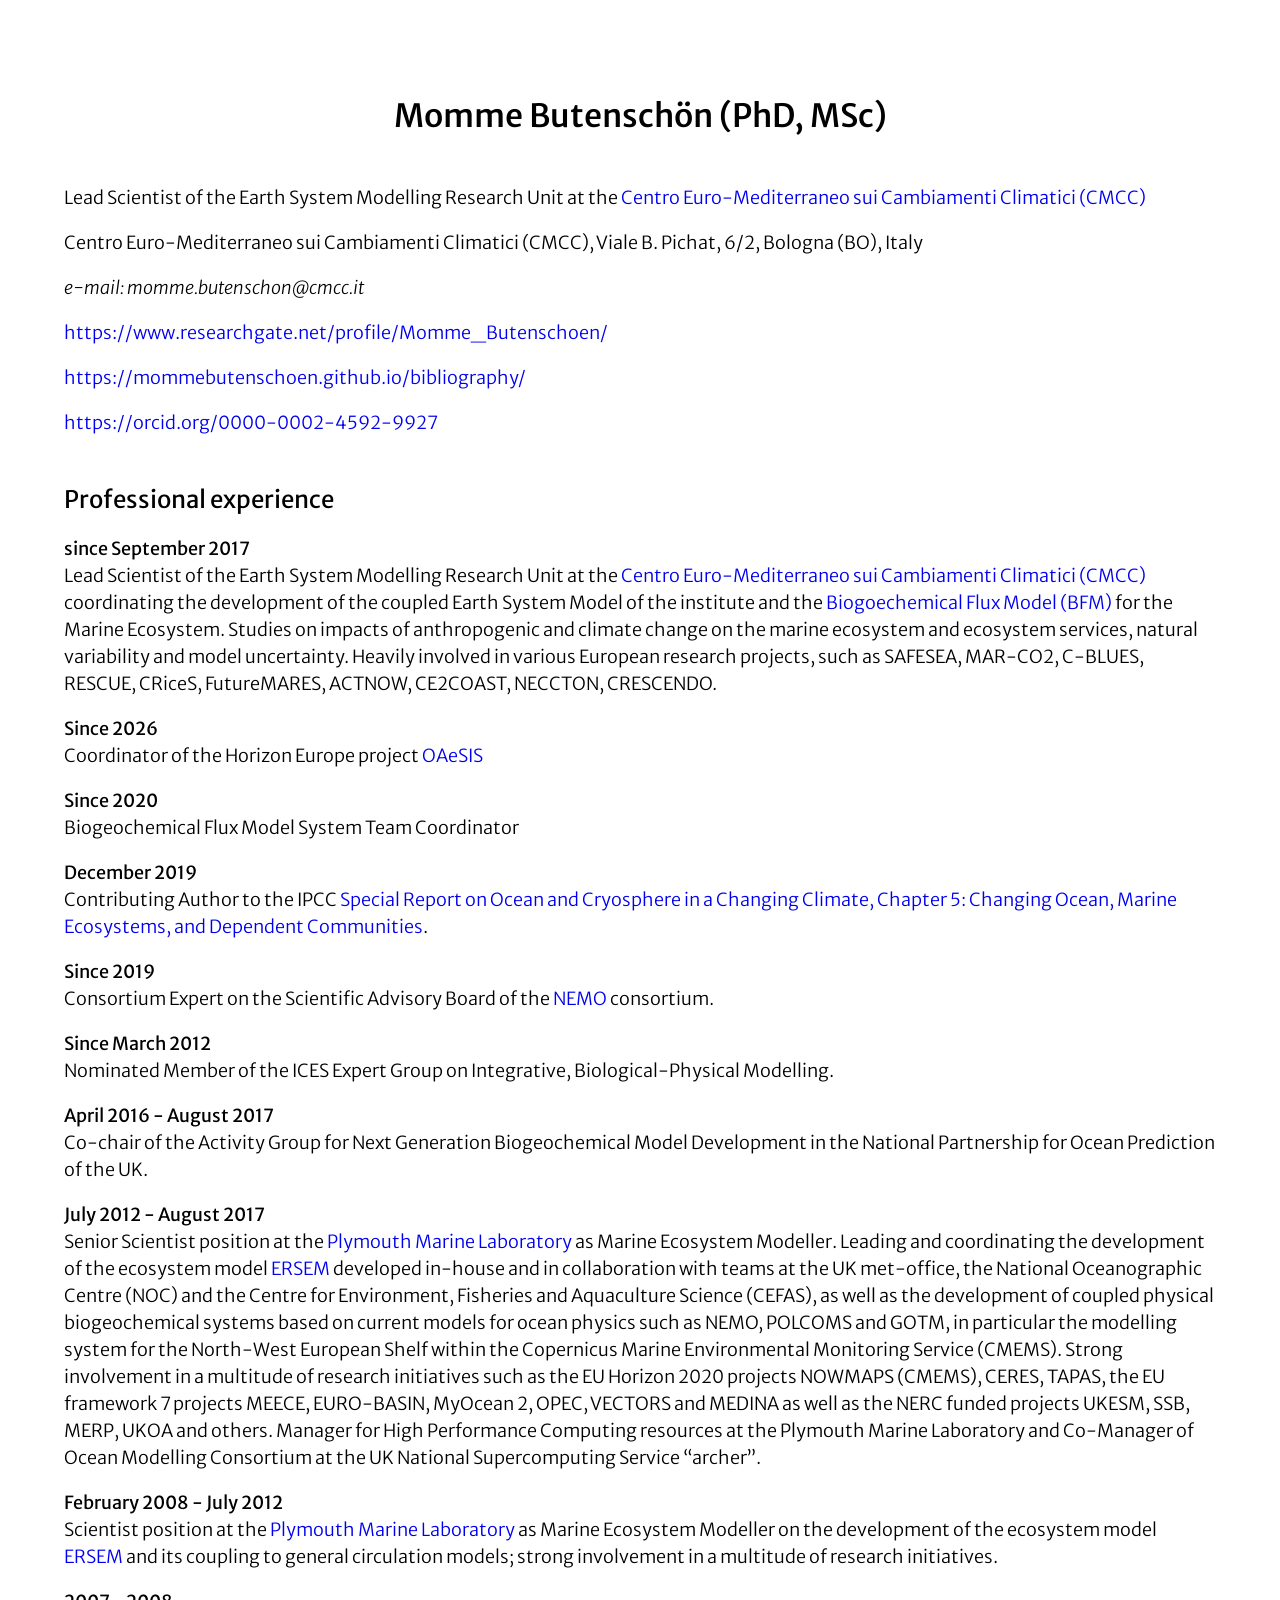
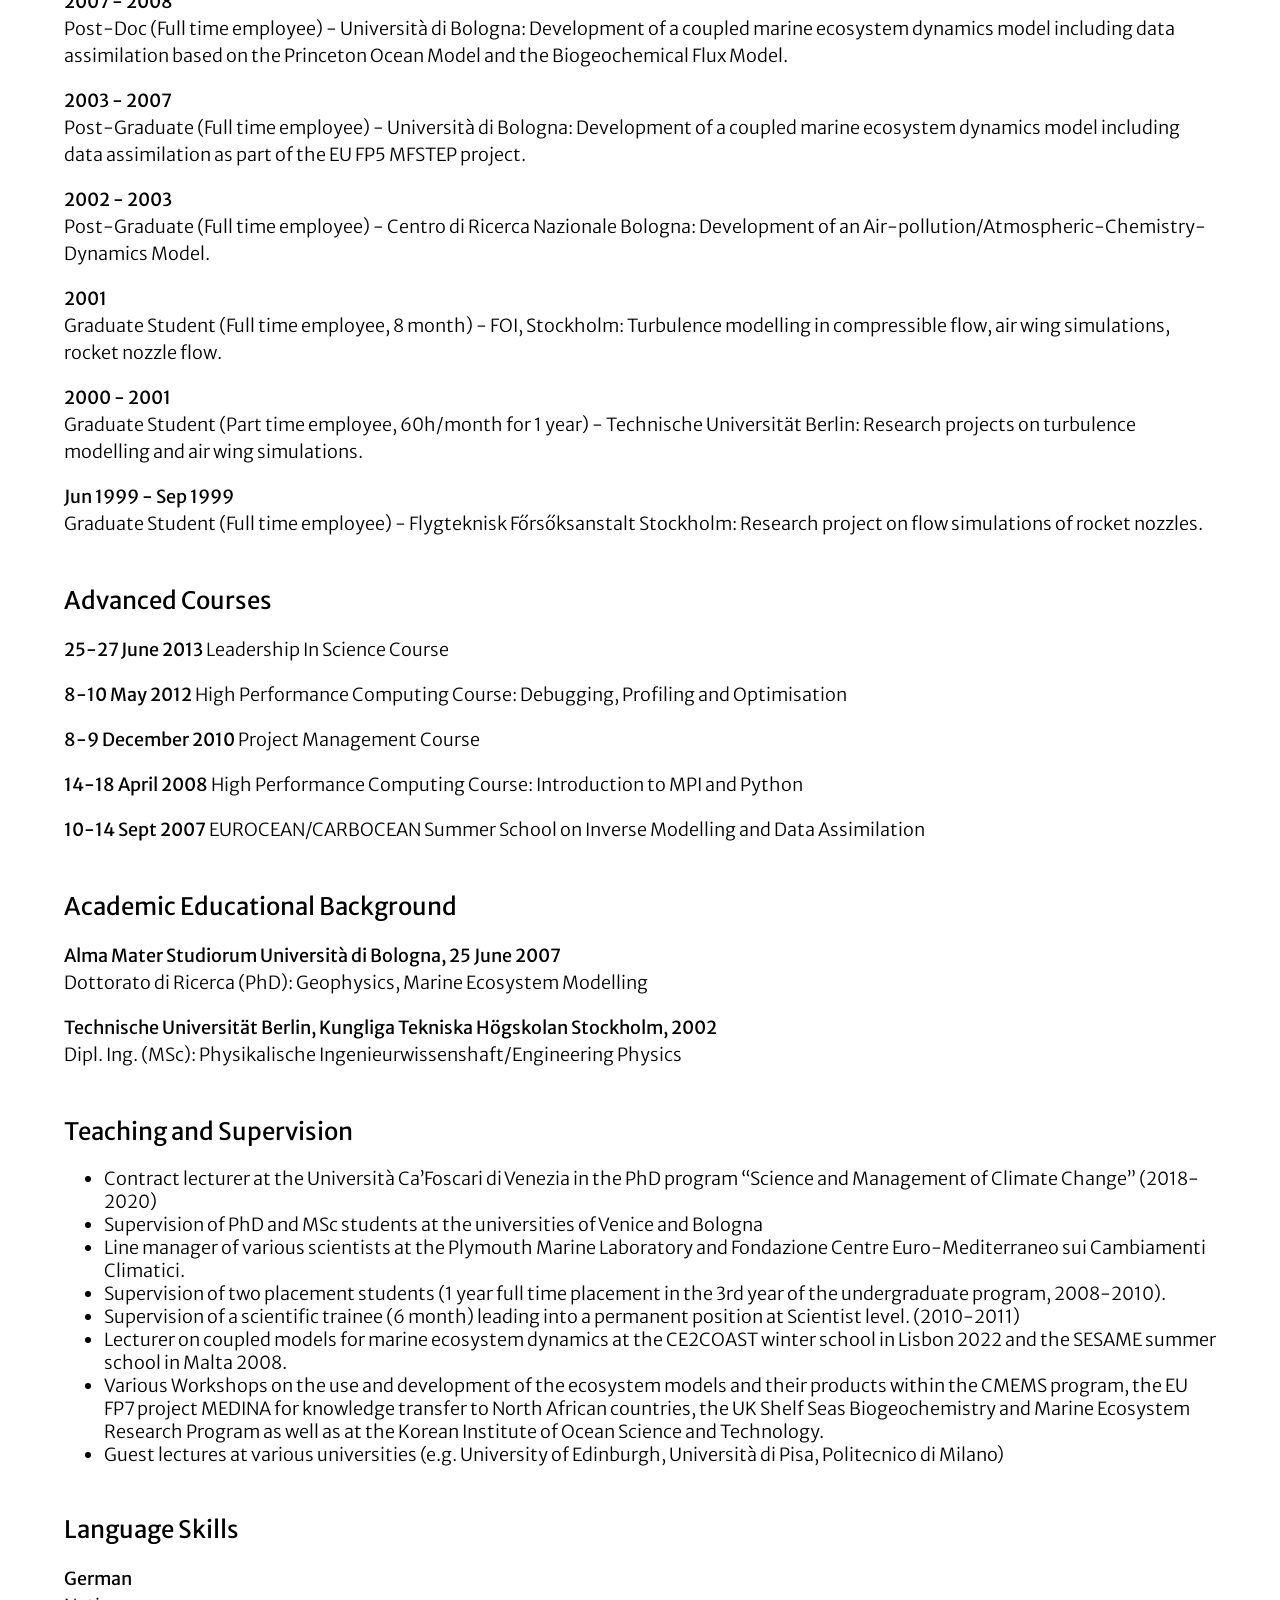
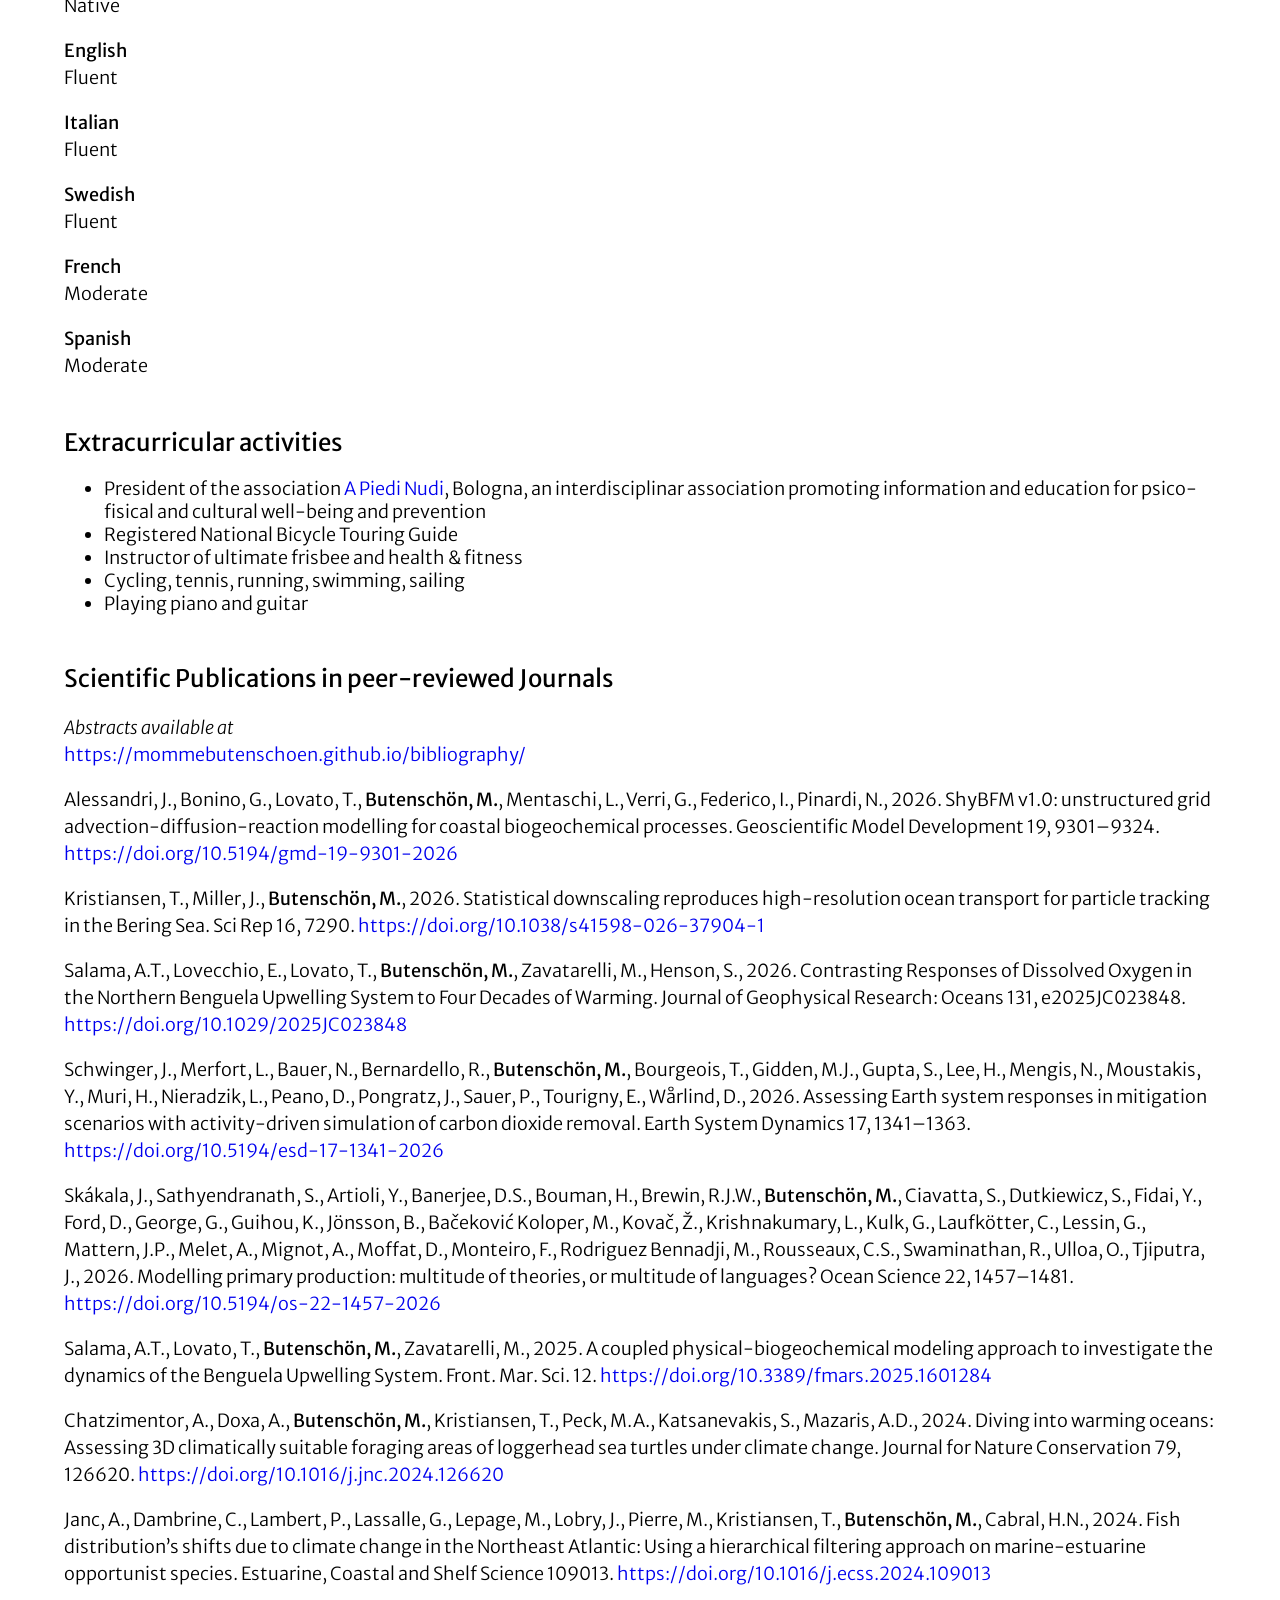
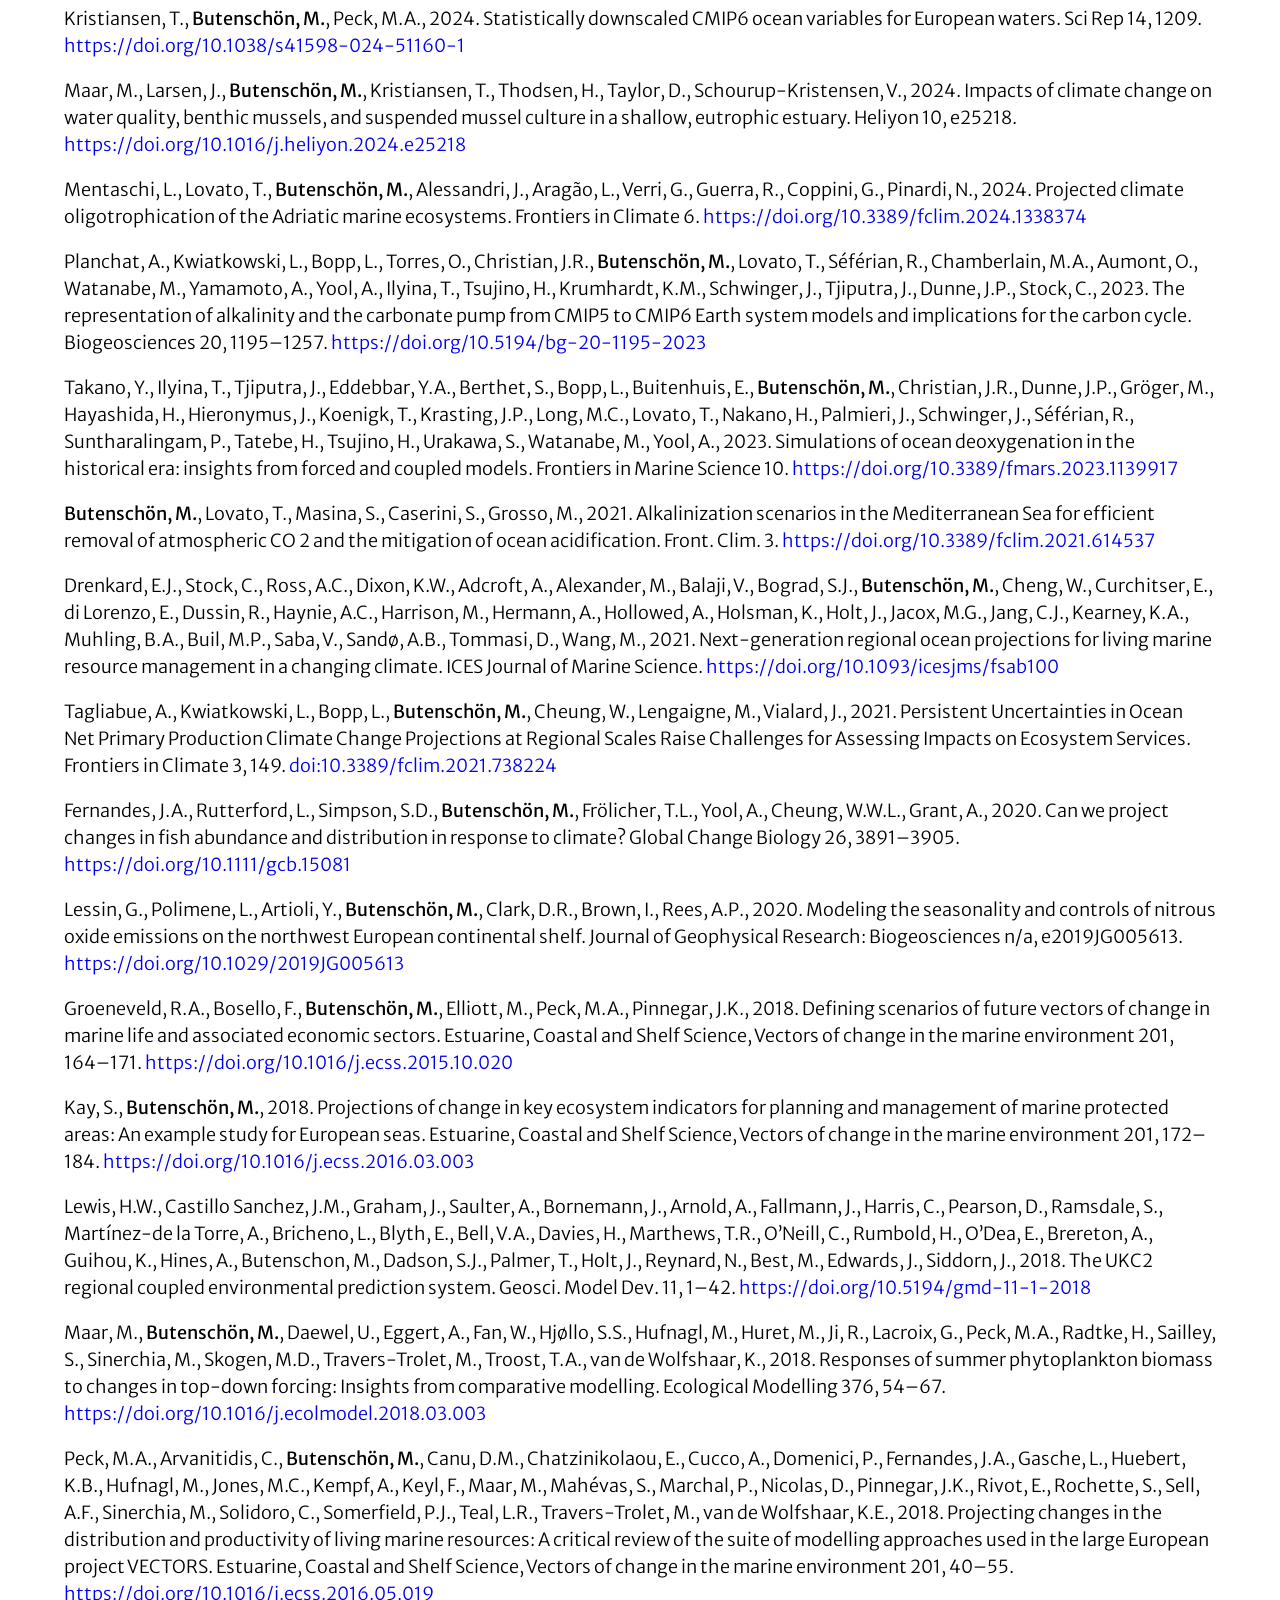
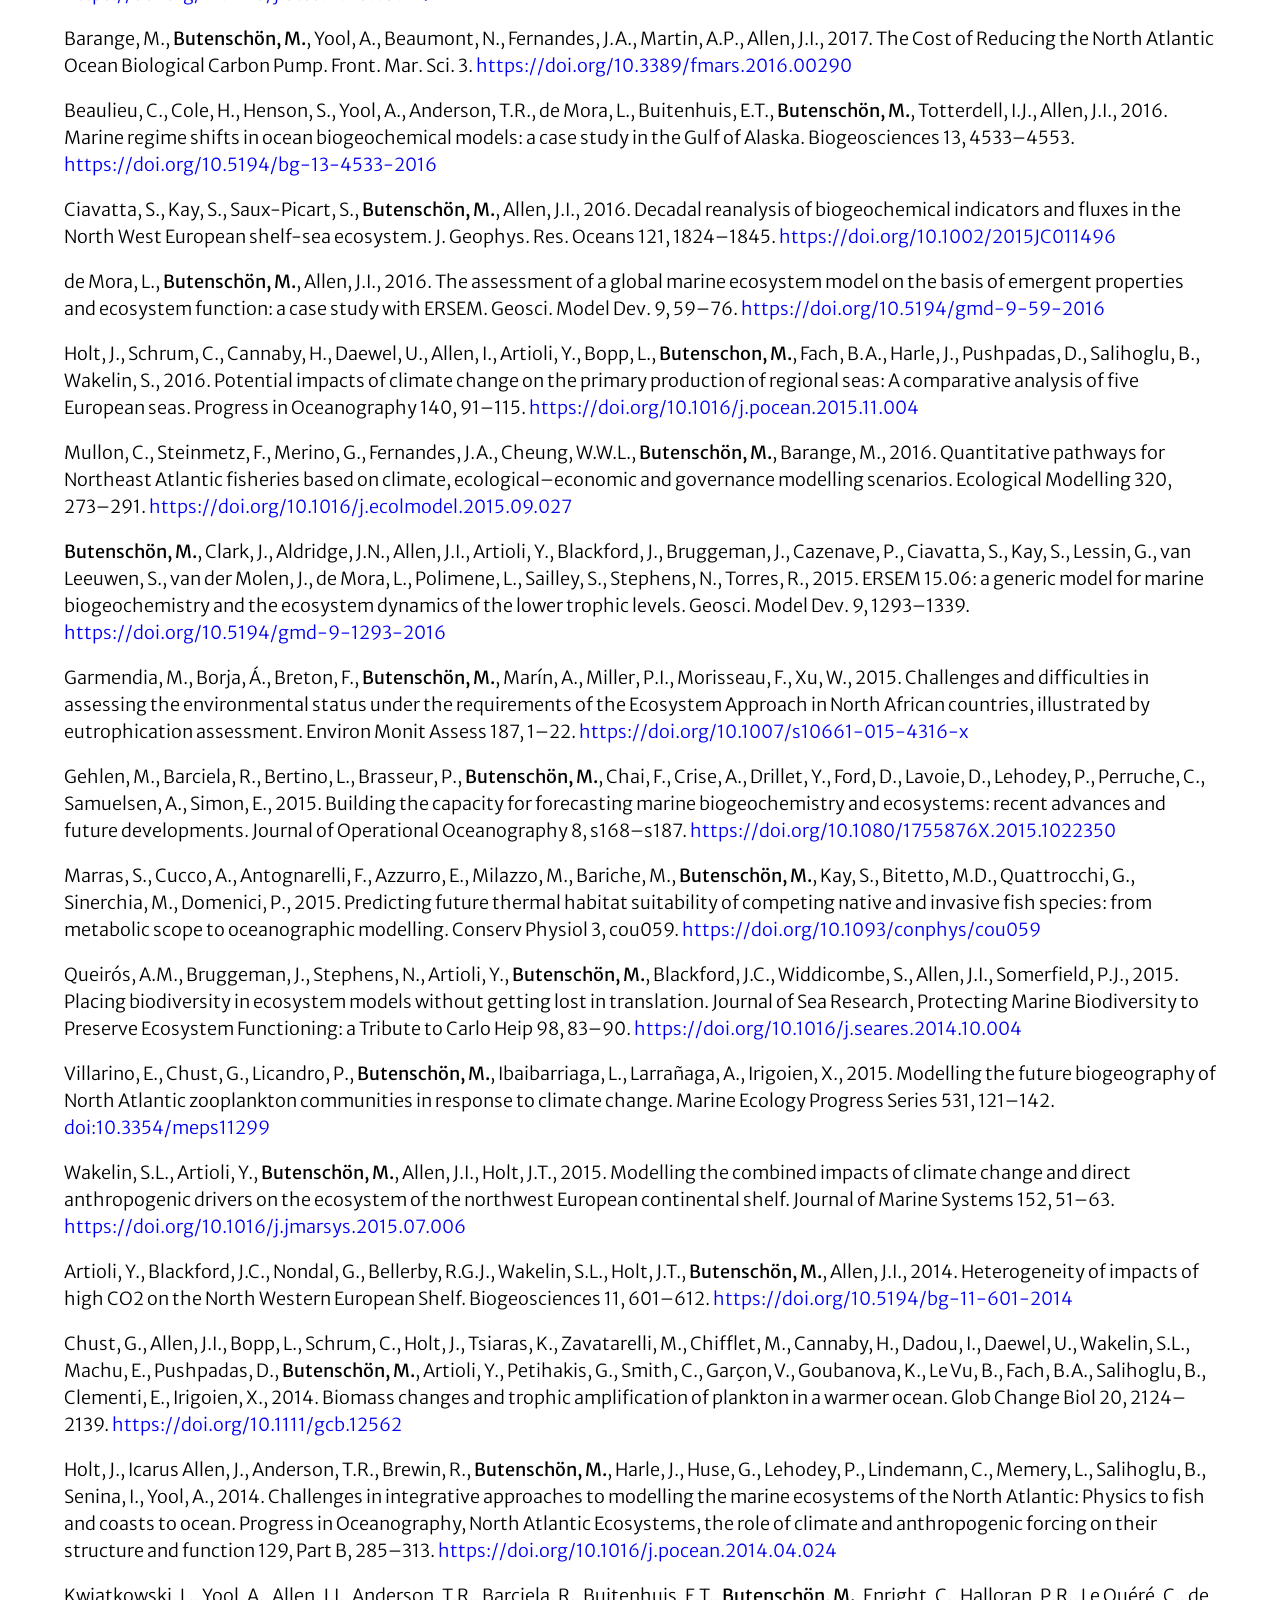
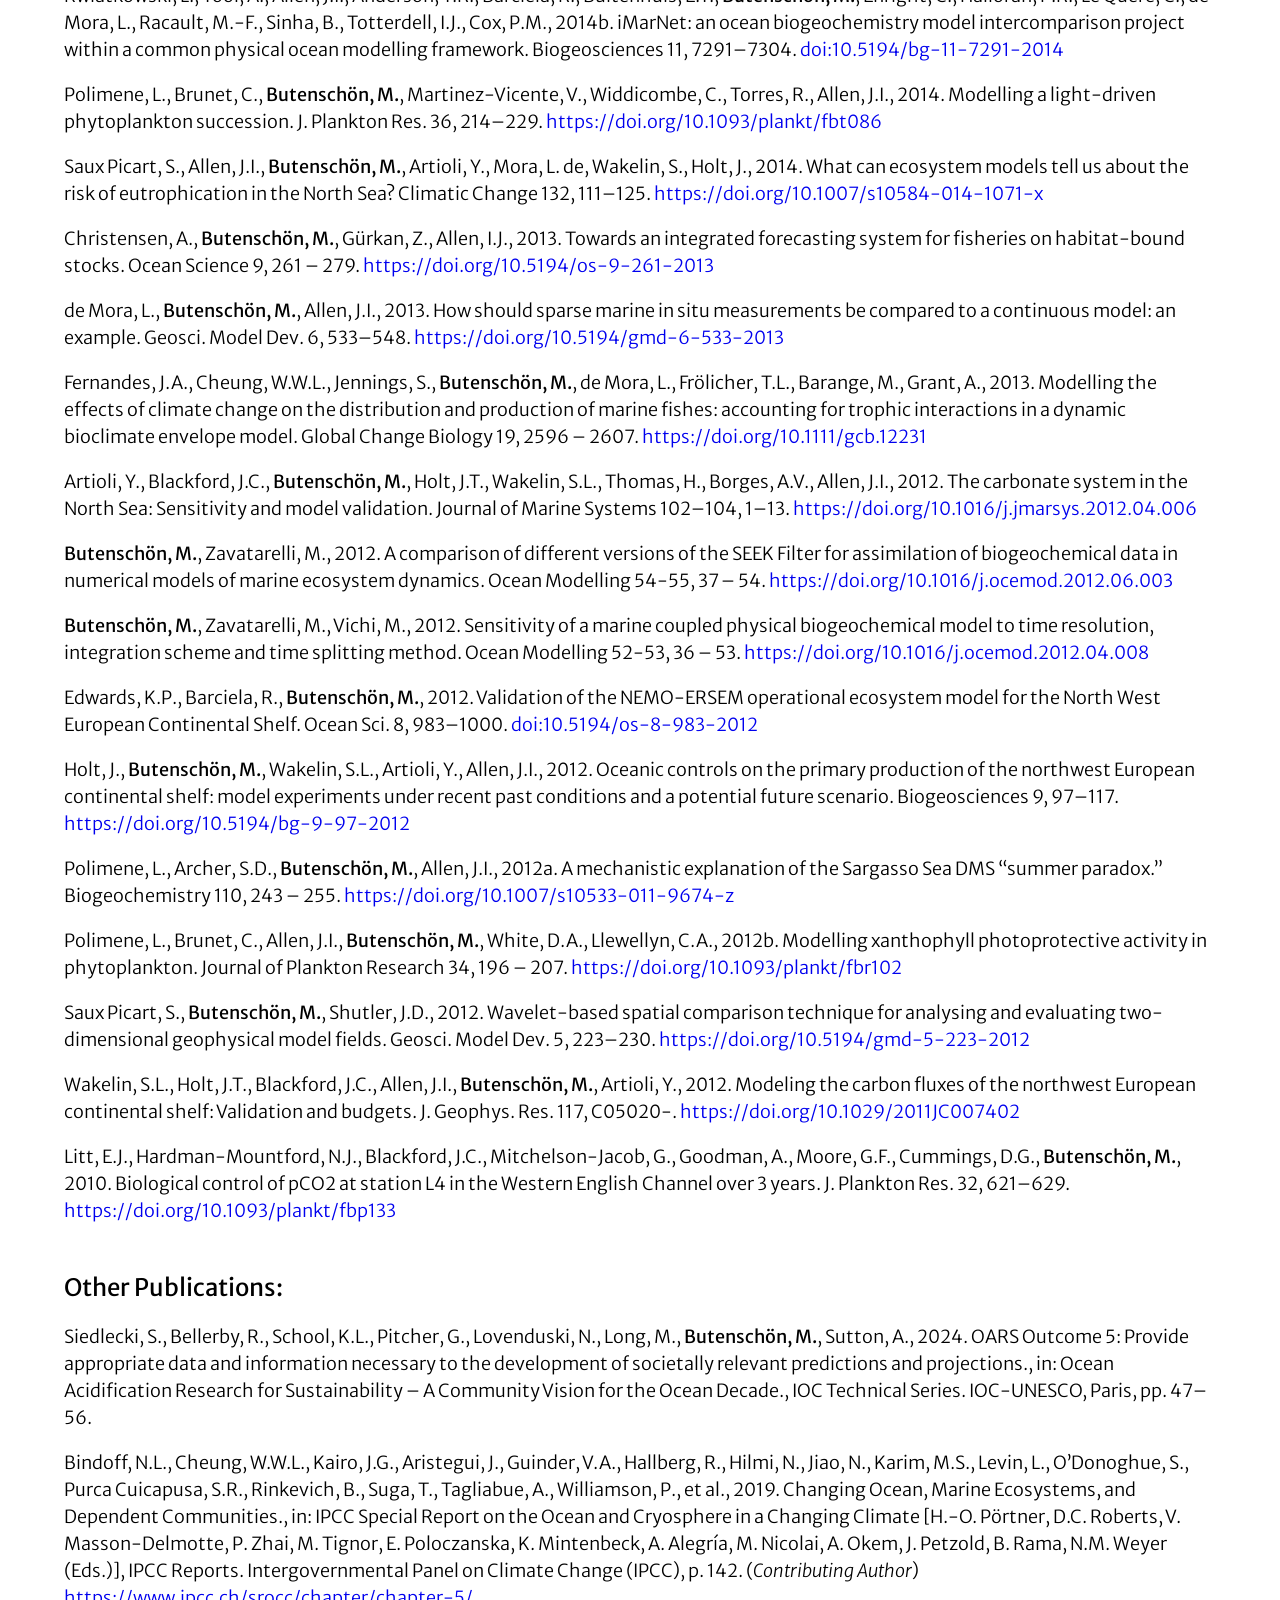
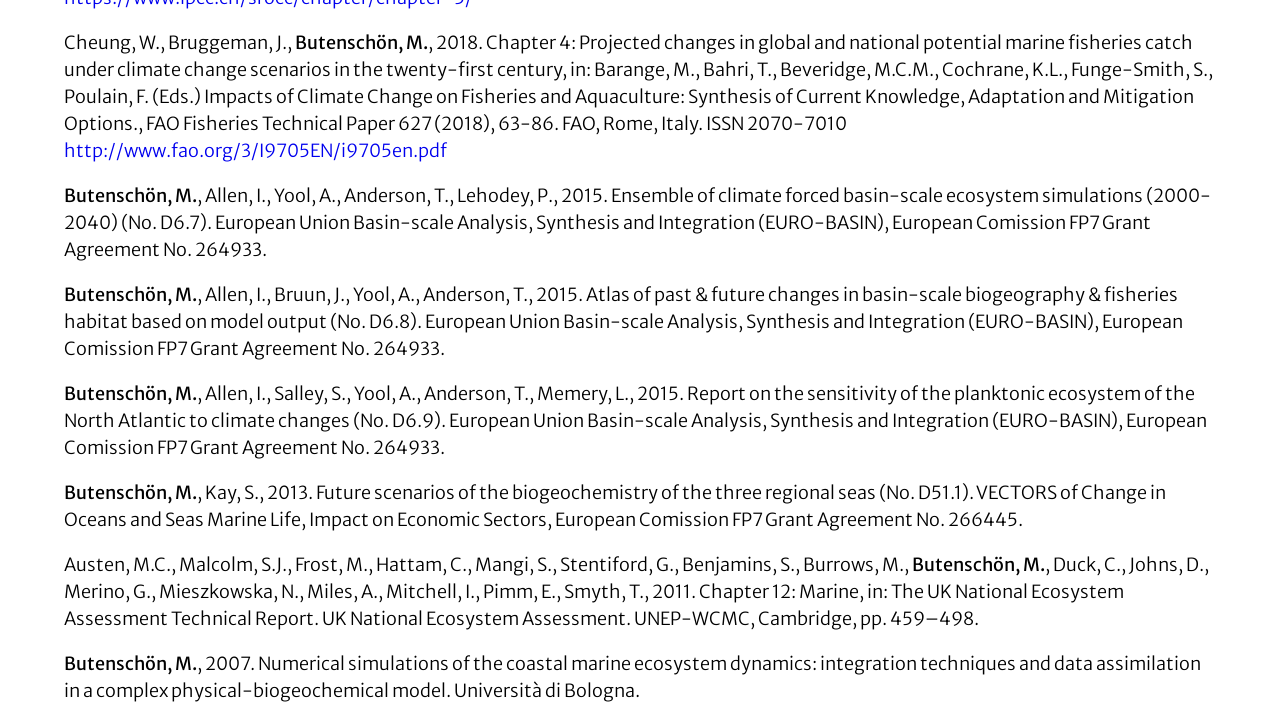
<file: index.html>
<!DOCTYPE html>
<html xmlns="http://www.w3.org/1999/xhtml">
<head>
  <meta charset="utf-8" />
  <meta name="generator" content="pandoc 3.13" />
  <meta name="viewport" content="width=device-width, initial-scale=1.0, user-scalable=yes" />
  <title>CV</title>
  <style>
    /* Default styles provided by pandoc.
    ** See https://pandoc.org/MANUAL.html#variables-for-html for config info.
    */
    span.smallcaps{font-variant: small-caps;}
    div.columns{display: flex; gap: 1.5em;}
    div.column{flex: auto;}
    @media screen {
    div.columns{gap: min(4vw, 1.5em);}
    div.column{overflow-x: auto;}
    }
    div.hanging-indent{margin-left: 1.5em; text-indent: -1.5em;}
    /* The extra [class] is a hack that increases specificity enough to
       override a similar rule in reveal.js */
    ul.task-list[class]{list-style: none;}
    ul.task-list li input[type="checkbox"] {
      font-size: inherit;
      width: 0.8em;
      margin: 0 0.8em 0.2em -1.6em;
      vertical-align: middle;
    }
  </style>
  <link rel="stylesheet" href="CV.css" />
  <link href="https://fonts.googleapis.com/css?family=Merriweather:300|Merriweather+Sans:300,400|Open+Sans&amp;subset=latin-ext" rel="stylesheet">
</head>
<body>
<h1 id="momme-butenschön-phd-msc">Momme Butenschön (PhD, MSc)</h1>
<p>Lead Scientist of the Earth System Modelling Research Unit at the <a
href="http://www.cmcc.it">Centro Euro-Mediterraneo sui Cambiamenti
Climatici (CMCC)</a></p>
<p>Centro Euro-Mediterraneo sui Cambiamenti Climatici (CMCC), Viale B.
Pichat, 6/2, Bologna (BO), Italy</p>
<p><em>e-mail: momme.butenschon@cmcc.it</em></p>
<p><a href="https://www.researchgate.net/profile/Momme_Butenschoen/"
class="uri">https://www.researchgate.net/profile/Momme_Butenschoen/</a></p>
<p><a href="https://mommebutenschoen.github.io/bibliography/"
class="uri">https://mommebutenschoen.github.io/bibliography/</a></p>
<p><a href="https://orcid.org/0000-0002-4592-9927"
class="uri">https://orcid.org/0000-0002-4592-9927</a></p>
<h2 id="professional-experience">Professional experience</h2>
<p><strong>since September 2017</strong><br />
Lead Scientist of the Earth System Modelling Research Unit at the <a
href="http://www.cmcc.it">Centro Euro-Mediterraneo sui Cambiamenti
Climatici (CMCC)</a> coordinating the development of the coupled Earth
System Model of the institute and the <a
href="http://bfm-community.eu/">Biogoechemical Flux Model (BFM)</a> for
the Marine Ecosystem. Studies on impacts of anthropogenic and climate
change on the marine ecosystem and ecosystem services, natural
variability and model uncertainty. Heavily involved in various European
research projects, such as SAFESEA, MAR-CO2, C-BLUES, RESCUE, CRiceS,
FutureMARES, ACTNOW, CE2COAST, NECCTON, CRESCENDO.</p>
<p><strong>Since 2026</strong><br />
Coordinator of the Horizon Europe project <a
href="https://oaesis.eu/">OAeSIS</a></p>
<p><strong>Since 2020</strong><br />
Biogeochemical Flux Model System Team Coordinator</p>
<p><strong>December 2019</strong><br />
Contributing Author to the IPCC <a
href="https://www.ipcc.ch/srocc/chapter/chapter-5/">Special Report on
Ocean and Cryosphere in a Changing Climate, Chapter 5: Changing Ocean,
Marine Ecosystems, and Dependent Communities</a>.</p>
<p><strong>Since 2019</strong><br />
Consortium Expert on the Scientific Advisory Board of the <a
href="https://www.nemo-ocean.eu/">NEMO</a> consortium.</p>
<p><strong>Since March 2012</strong><br />
Nominated Member of the ICES Expert Group on Integrative,
Biological-Physical Modelling.</p>
<p><strong>April 2016 - August 2017</strong><br />
Co-chair of the Activity Group for Next Generation Biogeochemical Model
Development in the National Partnership for Ocean Prediction of the
UK.</p>
<p><strong>July 2012 - August 2017</strong><br />
Senior Scientist position at the <a href="http://www.pml.ac.uk">Plymouth
Marine Laboratory</a> as Marine Ecosystem Modeller. Leading and
coordinating the development of the ecosystem model <a
href="http://www.pml.ac.uk/Modelling/Models/ERSEM">ERSEM</a> developed
in-house and in collaboration with teams at the UK met-office, the
National Oceanographic Centre (NOC) and the Centre for Environment,
Fisheries and Aquaculture Science (CEFAS), as well as the development of
coupled physical biogeochemical systems based on current models for
ocean physics such as NEMO, POLCOMS and GOTM, in particular the
modelling system for the North-West European Shelf within the Copernicus
Marine Environmental Monitoring Service (CMEMS). Strong involvement in a
multitude of research initiatives such as the EU Horizon 2020 projects
NOWMAPS (CMEMS), CERES, TAPAS, the EU framework 7 projects MEECE,
EURO-BASIN, MyOcean 2, OPEC, VECTORS and MEDINA as well as the NERC
funded projects UKESM, SSB, MERP, UKOA and others. Manager for High
Performance Computing resources at the Plymouth Marine Laboratory and
Co-Manager of Ocean Modelling Consortium at the UK National
Supercomputing Service “archer”.</p>
<p><strong>February 2008 - July 2012</strong><br />
Scientist position at the <a href="http://www.pml.ac.uk">Plymouth Marine
Laboratory</a> as Marine Ecosystem Modeller on the development of the
ecosystem model <a
href="http://www.pml.ac.uk/Modelling/Models/ERSEM">ERSEM</a> and its
coupling to general circulation models; strong involvement in a
multitude of research initiatives.</p>
<p><strong>2007 - 2008</strong><br />
Post-Doc (Full time employee) - Università di Bologna: Development of a
coupled marine ecosystem dynamics model including data assimilation
based on the Princeton Ocean Model and the Biogeochemical Flux
Model.</p>
<p><strong>2003 - 2007</strong><br />
Post-Graduate (Full time employee) - Università di Bologna: Development
of a coupled marine ecosystem dynamics model including data assimilation
as part of the EU FP5 MFSTEP project.</p>
<p><strong>2002 - 2003</strong><br />
Post-Graduate (Full time employee) - Centro di Ricerca Nazionale
Bologna: Development of an Air-pollution/Atmospheric-Chemistry-Dynamics
Model.</p>
<p><strong>2001</strong><br />
Graduate Student (Full time employee, 8 month) - FOI, Stockholm:
Turbulence modelling in compressible flow, air wing simulations, rocket
nozzle flow.</p>
<p><strong>2000 - 2001</strong><br />
Graduate Student (Part time employee, 60h/month for 1 year) - Technische
Universität Berlin: Research projects on turbulence modelling and air
wing simulations.</p>
<p><strong>Jun 1999 - Sep 1999</strong><br />
Graduate Student (Full time employee) - Flygteknisk Főrsőksanstalt
Stockholm: Research project on flow simulations of rocket nozzles.</p>
<h2 id="advanced-courses">Advanced Courses</h2>
<p><strong>25-27 June 2013</strong> Leadership In Science Course</p>
<p><strong>8-10 May 2012</strong> High Performance Computing Course:
Debugging, Profiling and Optimisation</p>
<p><strong>8-9 December 2010</strong> Project Management Course</p>
<p><strong>14-18 April 2008</strong> High Performance Computing Course:
Introduction to MPI and Python</p>
<p><strong>10-14 Sept 2007</strong> EUROCEAN/CARBOCEAN Summer School on
Inverse Modelling and Data Assimilation</p>
<h2 id="academic-educational-background">Academic Educational
Background</h2>
<p><strong>Alma Mater Studiorum Università di Bologna, 25 June
2007</strong><br />
Dottorato di Ricerca (PhD): Geophysics, Marine Ecosystem Modelling</p>
<p><strong>Technische Universität Berlin, Kungliga Tekniska Högskolan
Stockholm, 2002</strong><br />
Dipl. Ing. (MSc): Physikalische Ingenieurwissenshaft/Engineering
Physics</p>
<h2 id="teaching-and-supervision">Teaching and Supervision</h2>
<ul>
<li>Contract lecturer at the Università Ca’Foscari di Venezia in the PhD
program “Science and Management of Climate Change” (2018-2020)</li>
<li>Supervision of PhD and MSc students at the universities of Venice
and Bologna</li>
<li>Line manager of various scientists at the Plymouth Marine Laboratory
and Fondazione Centre Euro-Mediterraneo sui Cambiamenti Climatici.</li>
<li>Supervision of two placement students (1 year full time placement in
the 3rd year of the undergraduate program, 2008-2010).</li>
<li>Supervision of a scientific trainee (6 month) leading into a
permanent position at Scientist level. (2010-2011)</li>
<li>Lecturer on coupled models for marine ecosystem dynamics at the
CE2COAST winter school in Lisbon 2022 and the SESAME summer school in
Malta 2008.</li>
<li>Various Workshops on the use and development of the ecosystem models
and their products within the CMEMS program, the EU FP7 project MEDINA
for knowledge transfer to North African countries, the UK Shelf Seas
Biogeochemistry and Marine Ecosystem Research Program as well as at the
Korean Institute of Ocean Science and Technology.</li>
<li>Guest lectures at various universities (e.g. University of
Edinburgh, Università di Pisa, Politecnico di Milano)</li>
</ul>
<h2 id="language-skills">Language Skills</h2>
<p><strong>German</strong><br />
Native</p>
<p><strong>English</strong><br />
Fluent</p>
<p><strong>Italian</strong><br />
Fluent</p>
<p><strong>Swedish</strong><br />
Fluent</p>
<p><strong>French</strong><br />
Moderate</p>
<p><strong>Spanish</strong><br />
Moderate</p>
<h2 id="extracurricular-activities">Extracurricular activities</h2>
<ul>
<li>President of the association <a href="https://apiedinudiasd.it/">A
Piedi Nudi</a>, Bologna, an interdisciplinar association promoting
information and education for psico-fisical and cultural well-being and
prevention</li>
<li>Registered National Bicycle Touring Guide</li>
<li>Instructor of ultimate frisbee and health &amp; fitness</li>
<li>Cycling, tennis, running, swimming, sailing</li>
<li>Playing piano and guitar</li>
</ul>
<h2 id="scientific-publications-in-peer-reviewed-journals">Scientific
Publications in peer-reviewed Journals</h2>
<p><em>Abstracts available at</em><br />
<a href="https://mommebutenschoen.github.io/bibliography/"
class="uri">https://mommebutenschoen.github.io/bibliography/</a></p>
<p>Alessandri, J., Bonino, G., Lovato, T., <strong>Butenschön,
M.</strong>, Mentaschi, L., Verri, G., Federico, I., Pinardi, N., 2026.
ShyBFM v1.0: unstructured grid advection-diffusion-reaction modelling
for coastal biogeochemical processes. Geoscientific Model Development
19, 9301–9324. <a href="https://doi.org/10.5194/gmd-19-9301-2026"
class="uri">https://doi.org/10.5194/gmd-19-9301-2026</a></p>
<p>Kristiansen, T., Miller, J., <strong>Butenschön, M.</strong>, 2026.
Statistical downscaling reproduces high-resolution ocean transport for
particle tracking in the Bering Sea. Sci Rep 16, 7290. <a
href="https://doi.org/10.1038/s41598-026-37904-1"
class="uri">https://doi.org/10.1038/s41598-026-37904-1</a></p>
<p>Salama, A.T., Lovecchio, E., Lovato, T., <strong>Butenschön,
M.</strong>, Zavatarelli, M., Henson, S., 2026. Contrasting Responses of
Dissolved Oxygen in the Northern Benguela Upwelling System to Four
Decades of Warming. Journal of Geophysical Research: Oceans 131,
e2025JC023848. <a href="https://doi.org/10.1029/2025JC023848"
class="uri">https://doi.org/10.1029/2025JC023848</a></p>
<p>Schwinger, J., Merfort, L., Bauer, N., Bernardello, R.,
<strong>Butenschön, M.</strong>, Bourgeois, T., Gidden, M.J., Gupta, S.,
Lee, H., Mengis, N., Moustakis, Y., Muri, H., Nieradzik, L., Peano, D.,
Pongratz, J., Sauer, P., Tourigny, E., Wårlind, D., 2026. Assessing
Earth system responses in mitigation scenarios with activity-driven
simulation of carbon dioxide removal. Earth System Dynamics 17,
1341–1363. <a href="https://doi.org/10.5194/esd-17-1341-2026"
class="uri">https://doi.org/10.5194/esd-17-1341-2026</a></p>
<p>Skákala, J., Sathyendranath, S., Artioli, Y., Banerjee, D.S., Bouman,
H., Brewin, R.J.W., <strong>Butenschön, M.</strong>, Ciavatta, S.,
Dutkiewicz, S., Fidai, Y., Ford, D., George, G., Guihou, K., Jönsson,
B., Bačeković Koloper, M., Kovač, Ž., Krishnakumary, L., Kulk, G.,
Laufkötter, C., Lessin, G., Mattern, J.P., Melet, A., Mignot, A.,
Moffat, D., Monteiro, F., Rodriguez Bennadji, M., Rousseaux, C.S.,
Swaminathan, R., Ulloa, O., Tjiputra, J., 2026. Modelling primary
production: multitude of theories, or multitude of languages? Ocean
Science 22, 1457–1481. <a href="https://doi.org/10.5194/os-22-1457-2026"
class="uri">https://doi.org/10.5194/os-22-1457-2026</a></p>
<p>Salama, A.T., Lovato, T., <strong>Butenschön, M.</strong>,
Zavatarelli, M., 2025. A coupled physical-biogeochemical modeling
approach to investigate the dynamics of the Benguela Upwelling System.
Front. Mar. Sci. 12. <a
href="https://doi.org/10.3389/fmars.2025.1601284"
class="uri">https://doi.org/10.3389/fmars.2025.1601284</a></p>
<p>Chatzimentor, A., Doxa, A., <strong>Butenschön, M.</strong>,
Kristiansen, T., Peck, M.A., Katsanevakis, S., Mazaris, A.D., 2024.
Diving into warming oceans: Assessing 3D climatically suitable foraging
areas of loggerhead sea turtles under climate change. Journal for Nature
Conservation 79, 126620. <a
href="https://doi.org/10.1016/j.jnc.2024.126620"
class="uri">https://doi.org/10.1016/j.jnc.2024.126620</a></p>
<p>Janc, A., Dambrine, C., Lambert, P., Lassalle, G., Lepage, M., Lobry,
J., Pierre, M., Kristiansen, T., <strong>Butenschön, M.</strong>,
Cabral, H.N., 2024. Fish distribution’s shifts due to climate change in
the Northeast Atlantic: Using a hierarchical filtering approach on
marine-estuarine opportunist species. Estuarine, Coastal and Shelf
Science 109013. <a href="https://doi.org/10.1016/j.ecss.2024.109013"
class="uri">https://doi.org/10.1016/j.ecss.2024.109013</a></p>
<p>Kristiansen, T., <strong>Butenschön, M.</strong>, Peck, M.A., 2024.
Statistically downscaled CMIP6 ocean variables for European waters. Sci
Rep 14, 1209. <a href="https://doi.org/10.1038/s41598-024-51160-1"
class="uri">https://doi.org/10.1038/s41598-024-51160-1</a></p>
<p>Maar, M., Larsen, J., <strong>Butenschön, M.</strong>, Kristiansen,
T., Thodsen, H., Taylor, D., Schourup-Kristensen, V., 2024. Impacts of
climate change on water quality, benthic mussels, and suspended mussel
culture in a shallow, eutrophic estuary. Heliyon 10, e25218. <a
href="https://doi.org/10.1016/j.heliyon.2024.e25218"
class="uri">https://doi.org/10.1016/j.heliyon.2024.e25218</a></p>
<p>Mentaschi, L., Lovato, T., <strong>Butenschön, M.</strong>,
Alessandri, J., Aragão, L., Verri, G., Guerra, R., Coppini, G., Pinardi,
N., 2024. Projected climate oligotrophication of the Adriatic marine
ecosystems. Frontiers in Climate 6. <a
href="https://doi.org/10.3389/fclim.2024.1338374"
class="uri">https://doi.org/10.3389/fclim.2024.1338374</a></p>
<p>Planchat, A., Kwiatkowski, L., Bopp, L., Torres, O., Christian, J.R.,
<strong>Butenschön, M.</strong>, Lovato, T., Séférian, R., Chamberlain,
M.A., Aumont, O., Watanabe, M., Yamamoto, A., Yool, A., Ilyina, T.,
Tsujino, H., Krumhardt, K.M., Schwinger, J., Tjiputra, J., Dunne, J.P.,
Stock, C., 2023. The representation of alkalinity and the carbonate pump
from CMIP5 to CMIP6 Earth system models and implications for the carbon
cycle. Biogeosciences 20, 1195–1257. <a
href="https://doi.org/10.5194/bg-20-1195-2023"
class="uri">https://doi.org/10.5194/bg-20-1195-2023</a></p>
<p>Takano, Y., Ilyina, T., Tjiputra, J., Eddebbar, Y.A., Berthet, S.,
Bopp, L., Buitenhuis, E., <strong>Butenschön, M.</strong>, Christian,
J.R., Dunne, J.P., Gröger, M., Hayashida, H., Hieronymus, J., Koenigk,
T., Krasting, J.P., Long, M.C., Lovato, T., Nakano, H., Palmieri, J.,
Schwinger, J., Séférian, R., Suntharalingam, P., Tatebe, H., Tsujino,
H., Urakawa, S., Watanabe, M., Yool, A., 2023. Simulations of ocean
deoxygenation in the historical era: insights from forced and coupled
models. Frontiers in Marine Science 10. <a
href="https://doi.org/10.3389/fmars.2023.1139917"
class="uri">https://doi.org/10.3389/fmars.2023.1139917</a></p>
<p><strong>Butenschön, M.</strong>, Lovato, T., Masina, S., Caserini,
S., Grosso, M., 2021. Alkalinization scenarios in the Mediterranean Sea
for efficient removal of atmospheric CO 2 and the mitigation of ocean
acidification. Front. Clim. 3. <a
href="https://doi.org/10.3389/fclim.2021.614537"
class="uri">https://doi.org/10.3389/fclim.2021.614537</a></p>
<p>Drenkard, E.J., Stock, C., Ross, A.C., Dixon, K.W., Adcroft, A.,
Alexander, M., Balaji, V., Bograd, S.J., <strong>Butenschön,
M.</strong>, Cheng, W., Curchitser, E., di Lorenzo, E., Dussin, R.,
Haynie, A.C., Harrison, M., Hermann, A., Hollowed, A., Holsman, K.,
Holt, J., Jacox, M.G., Jang, C.J., Kearney, K.A., Muhling, B.A., Buil,
M.P., Saba, V., Sandø, A.B., Tommasi, D., Wang, M., 2021.
Next-generation regional ocean projections for living marine resource
management in a changing climate. ICES Journal of Marine Science. <a
href="https://doi.org/10.1093/icesjms/fsab100"
class="uri">https://doi.org/10.1093/icesjms/fsab100</a></p>
<p>Tagliabue, A., Kwiatkowski, L., Bopp, L., <strong>Butenschön,
M.</strong>, Cheung, W., Lengaigne, M., Vialard, J., 2021. Persistent
Uncertainties in Ocean Net Primary Production Climate Change Projections
at Regional Scales Raise Challenges for Assessing Impacts on Ecosystem
Services. Frontiers in Climate 3, 149. <a
href="doi:10.3389/fclim.2021.738224"
class="uri">doi:10.3389/fclim.2021.738224</a></p>
<p>Fernandes, J.A., Rutterford, L., Simpson, S.D., <strong>Butenschön,
M.</strong>, Frölicher, T.L., Yool, A., Cheung, W.W.L., Grant, A., 2020.
Can we project changes in fish abundance and distribution in response to
climate? Global Change Biology 26, 3891–3905. <a
href="https://doi.org/10.1111/gcb.15081"
class="uri">https://doi.org/10.1111/gcb.15081</a></p>
<p>Lessin, G., Polimene, L., Artioli, Y., <strong>Butenschön,
M.</strong>, Clark, D.R., Brown, I., Rees, A.P., 2020. Modeling the
seasonality and controls of nitrous oxide emissions on the northwest
European continental shelf. Journal of Geophysical Research:
Biogeosciences n/a, e2019JG005613. <a
href="https://doi.org/10.1029/2019JG005613"
class="uri">https://doi.org/10.1029/2019JG005613</a></p>
<p>Groeneveld, R.A., Bosello, F., <strong>Butenschön, M.</strong>,
Elliott, M., Peck, M.A., Pinnegar, J.K., 2018. Defining scenarios of
future vectors of change in marine life and associated economic sectors.
Estuarine, Coastal and Shelf Science, Vectors of change in the marine
environment 201, 164–171. <a
href="https://doi.org/10.1016/j.ecss.2015.10.020"
class="uri">https://doi.org/10.1016/j.ecss.2015.10.020</a></p>
<p>Kay, S., <strong>Butenschön, M.</strong>, 2018. Projections of change
in key ecosystem indicators for planning and management of marine
protected areas: An example study for European seas. Estuarine, Coastal
and Shelf Science, Vectors of change in the marine environment 201,
172–184. <a href="https://doi.org/10.1016/j.ecss.2016.03.003"
class="uri">https://doi.org/10.1016/j.ecss.2016.03.003</a></p>
<p>Lewis, H.W., Castillo Sanchez, J.M., Graham, J., Saulter, A.,
Bornemann, J., Arnold, A., Fallmann, J., Harris, C., Pearson, D.,
Ramsdale, S., Martínez-de la Torre, A., Bricheno, L., Blyth, E., Bell,
V.A., Davies, H., Marthews, T.R., O’Neill, C., Rumbold, H., O’Dea, E.,
Brereton, A., Guihou, K., Hines, A., Butenschon, M., Dadson, S.J.,
Palmer, T., Holt, J., Reynard, N., Best, M., Edwards, J., Siddorn, J.,
2018. The UKC2 regional coupled environmental prediction system. Geosci.
Model Dev. 11, 1–42. <a href="https://doi.org/10.5194/gmd-11-1-2018"
class="uri">https://doi.org/10.5194/gmd-11-1-2018</a></p>
<p>Maar, M., <strong>Butenschön, M.</strong>, Daewel, U., Eggert, A.,
Fan, W., Hjøllo, S.S., Hufnagl, M., Huret, M., Ji, R., Lacroix, G.,
Peck, M.A., Radtke, H., Sailley, S., Sinerchia, M., Skogen, M.D.,
Travers-Trolet, M., Troost, T.A., van de Wolfshaar, K., 2018. Responses
of summer phytoplankton biomass to changes in top-down forcing: Insights
from comparative modelling. Ecological Modelling 376, 54–67. <a
href="https://doi.org/10.1016/j.ecolmodel.2018.03.003"
class="uri">https://doi.org/10.1016/j.ecolmodel.2018.03.003</a></p>
<p>Peck, M.A., Arvanitidis, C., <strong>Butenschön, M.</strong>, Canu,
D.M., Chatzinikolaou, E., Cucco, A., Domenici, P., Fernandes, J.A.,
Gasche, L., Huebert, K.B., Hufnagl, M., Jones, M.C., Kempf, A., Keyl,
F., Maar, M., Mahévas, S., Marchal, P., Nicolas, D., Pinnegar, J.K.,
Rivot, E., Rochette, S., Sell, A.F., Sinerchia, M., Solidoro, C.,
Somerfield, P.J., Teal, L.R., Travers-Trolet, M., van de Wolfshaar,
K.E., 2018. Projecting changes in the distribution and productivity of
living marine resources: A critical review of the suite of modelling
approaches used in the large European project VECTORS. Estuarine,
Coastal and Shelf Science, Vectors of change in the marine environment
201, 40–55. <a href="https://doi.org/10.1016/j.ecss.2016.05.019"
class="uri">https://doi.org/10.1016/j.ecss.2016.05.019</a></p>
<p>Barange, M., <strong>Butenschön, M.</strong>, Yool, A., Beaumont, N.,
Fernandes, J.A., Martin, A.P., Allen, J.I., 2017. The Cost of Reducing
the North Atlantic Ocean Biological Carbon Pump. Front. Mar. Sci. 3. <a
href="https://doi.org/10.3389/fmars.2016.00290"
class="uri">https://doi.org/10.3389/fmars.2016.00290</a></p>
<p>Beaulieu, C., Cole, H., Henson, S., Yool, A., Anderson, T.R., de
Mora, L., Buitenhuis, E.T., <strong>Butenschön, M.</strong>, Totterdell,
I.J., Allen, J.I., 2016. Marine regime shifts in ocean biogeochemical
models: a case study in the Gulf of Alaska. Biogeosciences 13,
4533–4553. <a href="https://doi.org/10.5194/bg-13-4533-2016"
class="uri">https://doi.org/10.5194/bg-13-4533-2016</a></p>
<p>Ciavatta, S., Kay, S., Saux-Picart, S., <strong>Butenschön,
M.</strong>, Allen, J.I., 2016. Decadal reanalysis of biogeochemical
indicators and fluxes in the North West European shelf-sea ecosystem. J.
Geophys. Res. Oceans 121, 1824–1845. <a
href="https://doi.org/10.1002/2015JC011496"
class="uri">https://doi.org/10.1002/2015JC011496</a></p>
<p>de Mora, L., <strong>Butenschön, M.</strong>, Allen, J.I., 2016. The
assessment of a global marine ecosystem model on the basis of emergent
properties and ecosystem function: a case study with ERSEM. Geosci.
Model Dev. 9, 59–76. <a href="https://doi.org/10.5194/gmd-9-59-2016"
class="uri">https://doi.org/10.5194/gmd-9-59-2016</a></p>
<p>Holt, J., Schrum, C., Cannaby, H., Daewel, U., Allen, I., Artioli,
Y., Bopp, L., <strong>Butenschon, M.</strong>, Fach, B.A., Harle, J.,
Pushpadas, D., Salihoglu, B., Wakelin, S., 2016. Potential impacts of
climate change on the primary production of regional seas: A comparative
analysis of five European seas. Progress in Oceanography 140, 91–115. <a
href="https://doi.org/10.1016/j.pocean.2015.11.004"
class="uri">https://doi.org/10.1016/j.pocean.2015.11.004</a></p>
<p>Mullon, C., Steinmetz, F., Merino, G., Fernandes, J.A., Cheung,
W.W.L., <strong>Butenschön, M.</strong>, Barange, M., 2016. Quantitative
pathways for Northeast Atlantic fisheries based on climate,
ecological–economic and governance modelling scenarios. Ecological
Modelling 320, 273–291. <a
href="https://doi.org/10.1016/j.ecolmodel.2015.09.027"
class="uri">https://doi.org/10.1016/j.ecolmodel.2015.09.027</a></p>
<p><strong>Butenschön, M.</strong>, Clark, J., Aldridge, J.N., Allen,
J.I., Artioli, Y., Blackford, J., Bruggeman, J., Cazenave, P., Ciavatta,
S., Kay, S., Lessin, G., van Leeuwen, S., van der Molen, J., de Mora,
L., Polimene, L., Sailley, S., Stephens, N., Torres, R., 2015. ERSEM
15.06: a generic model for marine biogeochemistry and the ecosystem
dynamics of the lower trophic levels. Geosci. Model Dev. 9, 1293–1339.
<a href="https://doi.org/10.5194/gmd-9-1293-2016"
class="uri">https://doi.org/10.5194/gmd-9-1293-2016</a></p>
<p>Garmendia, M., Borja, Á., Breton, F., <strong>Butenschön,
M.</strong>, Marín, A., Miller, P.I., Morisseau, F., Xu, W., 2015.
Challenges and difficulties in assessing the environmental status under
the requirements of the Ecosystem Approach in North African countries,
illustrated by eutrophication assessment. Environ Monit Assess 187,
1–22. <a href="https://doi.org/10.1007/s10661-015-4316-x"
class="uri">https://doi.org/10.1007/s10661-015-4316-x</a></p>
<p>Gehlen, M., Barciela, R., Bertino, L., Brasseur, P.,
<strong>Butenschön, M.</strong>, Chai, F., Crise, A., Drillet, Y., Ford,
D., Lavoie, D., Lehodey, P., Perruche, C., Samuelsen, A., Simon, E.,
2015. Building the capacity for forecasting marine biogeochemistry and
ecosystems: recent advances and future developments. Journal of
Operational Oceanography 8, s168–s187. <a
href="https://doi.org/10.1080/1755876X.2015.1022350"
class="uri">https://doi.org/10.1080/1755876X.2015.1022350</a></p>
<p>Marras, S., Cucco, A., Antognarelli, F., Azzurro, E., Milazzo, M.,
Bariche, M., <strong>Butenschön, M.</strong>, Kay, S., Bitetto, M.D.,
Quattrocchi, G., Sinerchia, M., Domenici, P., 2015. Predicting future
thermal habitat suitability of competing native and invasive fish
species: from metabolic scope to oceanographic modelling. Conserv
Physiol 3, cou059. <a href="https://doi.org/10.1093/conphys/cou059"
class="uri">https://doi.org/10.1093/conphys/cou059</a></p>
<p>Queirós, A.M., Bruggeman, J., Stephens, N., Artioli, Y.,
<strong>Butenschön, M.</strong>, Blackford, J.C., Widdicombe, S., Allen,
J.I., Somerfield, P.J., 2015. Placing biodiversity in ecosystem models
without getting lost in translation. Journal of Sea Research, Protecting
Marine Biodiversity to Preserve Ecosystem Functioning: a Tribute to
Carlo Heip 98, 83–90. <a
href="https://doi.org/10.1016/j.seares.2014.10.004"
class="uri">https://doi.org/10.1016/j.seares.2014.10.004</a></p>
<p>Villarino, E., Chust, G., Licandro, P., <strong>Butenschön,
M.</strong>, Ibaibarriaga, L., Larrañaga, A., Irigoien, X., 2015.
Modelling the future biogeography of North Atlantic zooplankton
communities in response to climate change. Marine Ecology Progress
Series 531, 121–142. <a href="doi:10.3354/meps11299"
class="uri">doi:10.3354/meps11299</a></p>
<p>Wakelin, S.L., Artioli, Y., <strong>Butenschön, M.</strong>, Allen,
J.I., Holt, J.T., 2015. Modelling the combined impacts of climate change
and direct anthropogenic drivers on the ecosystem of the northwest
European continental shelf. Journal of Marine Systems 152, 51–63. <a
href="https://doi.org/10.1016/j.jmarsys.2015.07.006"
class="uri">https://doi.org/10.1016/j.jmarsys.2015.07.006</a></p>
<p>Artioli, Y., Blackford, J.C., Nondal, G., Bellerby, R.G.J., Wakelin,
S.L., Holt, J.T., <strong>Butenschön, M.</strong>, Allen, J.I., 2014.
Heterogeneity of impacts of high CO2 on the North Western European
Shelf. Biogeosciences 11, 601–612. <a
href="https://doi.org/10.5194/bg-11-601-2014"
class="uri">https://doi.org/10.5194/bg-11-601-2014</a></p>
<p>Chust, G., Allen, J.I., Bopp, L., Schrum, C., Holt, J., Tsiaras, K.,
Zavatarelli, M., Chifflet, M., Cannaby, H., Dadou, I., Daewel, U.,
Wakelin, S.L., Machu, E., Pushpadas, D., <strong>Butenschön,
M.</strong>, Artioli, Y., Petihakis, G., Smith, C., Garçon, V.,
Goubanova, K., Le Vu, B., Fach, B.A., Salihoglu, B., Clementi, E.,
Irigoien, X., 2014. Biomass changes and trophic amplification of
plankton in a warmer ocean. Glob Change Biol 20, 2124–2139. <a
href="https://doi.org/10.1111/gcb.12562"
class="uri">https://doi.org/10.1111/gcb.12562</a></p>
<p>Holt, J., Icarus Allen, J., Anderson, T.R., Brewin, R.,
<strong>Butenschön, M.</strong>, Harle, J., Huse, G., Lehodey, P.,
Lindemann, C., Memery, L., Salihoglu, B., Senina, I., Yool, A., 2014.
Challenges in integrative approaches to modelling the marine ecosystems
of the North Atlantic: Physics to fish and coasts to ocean. Progress in
Oceanography, North Atlantic Ecosystems, the role of climate and
anthropogenic forcing on their structure and function 129, Part B,
285–313. <a href="https://doi.org/10.1016/j.pocean.2014.04.024"
class="uri">https://doi.org/10.1016/j.pocean.2014.04.024</a></p>
<p>Kwiatkowski, L., Yool, A., Allen, J.I., Anderson, T.R., Barciela, R.,
Buitenhuis, E.T., <strong>Butenschön, M.</strong>, Enright, C.,
Halloran, P.R., Le Quéré, C., de Mora, L., Racault, M.-F., Sinha, B.,
Totterdell, I.J., Cox, P.M., 2014b. iMarNet: an ocean biogeochemistry
model intercomparison project within a common physical ocean modelling
framework. Biogeosciences 11, 7291–7304. <a
href="doi:10.5194/bg-11-7291-2014"
class="uri">doi:10.5194/bg-11-7291-2014</a></p>
<p>Polimene, L., Brunet, C., <strong>Butenschön, M.</strong>,
Martinez-Vicente, V., Widdicombe, C., Torres, R., Allen, J.I., 2014.
Modelling a light-driven phytoplankton succession. J. Plankton Res. 36,
214–229. <a href="https://doi.org/10.1093/plankt/fbt086"
class="uri">https://doi.org/10.1093/plankt/fbt086</a></p>
<p>Saux Picart, S., Allen, J.I., <strong>Butenschön, M.</strong>,
Artioli, Y., Mora, L. de, Wakelin, S., Holt, J., 2014. What can
ecosystem models tell us about the risk of eutrophication in the North
Sea? Climatic Change 132, 111–125. <a
href="https://doi.org/10.1007/s10584-014-1071-x"
class="uri">https://doi.org/10.1007/s10584-014-1071-x</a></p>
<p>Christensen, A., <strong>Butenschön, M.</strong>, Gürkan, Z., Allen,
I.J., 2013. Towards an integrated forecasting system for fisheries on
habitat-bound stocks. Ocean Science 9, 261 – 279. <a
href="https://doi.org/10.5194/os-9-261-2013"
class="uri">https://doi.org/10.5194/os-9-261-2013</a></p>
<p>de Mora, L., <strong>Butenschön, M.</strong>, Allen, J.I., 2013. How
should sparse marine in situ measurements be compared to a continuous
model: an example. Geosci. Model Dev. 6, 533–548. <a
href="https://doi.org/10.5194/gmd-6-533-2013"
class="uri">https://doi.org/10.5194/gmd-6-533-2013</a></p>
<p>Fernandes, J.A., Cheung, W.W.L., Jennings, S., <strong>Butenschön,
M.</strong>, de Mora, L., Frölicher, T.L., Barange, M., Grant, A., 2013.
Modelling the effects of climate change on the distribution and
production of marine fishes: accounting for trophic interactions in a
dynamic bioclimate envelope model. Global Change Biology 19, 2596 –
2607. <a href="https://doi.org/10.1111/gcb.12231"
class="uri">https://doi.org/10.1111/gcb.12231</a></p>
<p>Artioli, Y., Blackford, J.C., <strong>Butenschön, M.</strong>, Holt,
J.T., Wakelin, S.L., Thomas, H., Borges, A.V., Allen, J.I., 2012. The
carbonate system in the North Sea: Sensitivity and model validation.
Journal of Marine Systems 102–104, 1–13. <a
href="https://doi.org/10.1016/j.jmarsys.2012.04.006"
class="uri">https://doi.org/10.1016/j.jmarsys.2012.04.006</a></p>
<p><strong>Butenschön, M.</strong>, Zavatarelli, M., 2012. A comparison
of different versions of the SEEK Filter for assimilation of
biogeochemical data in numerical models of marine ecosystem dynamics.
Ocean Modelling 54-55, 37 – 54. <a
href="https://doi.org/10.1016/j.ocemod.2012.06.003"
class="uri">https://doi.org/10.1016/j.ocemod.2012.06.003</a></p>
<p><strong>Butenschön, M.</strong>, Zavatarelli, M., Vichi, M., 2012.
Sensitivity of a marine coupled physical biogeochemical model to time
resolution, integration scheme and time splitting method. Ocean
Modelling 52-53, 36 – 53. <a
href="https://doi.org/10.1016/j.ocemod.2012.04.008"
class="uri">https://doi.org/10.1016/j.ocemod.2012.04.008</a></p>
<p>Edwards, K.P., Barciela, R., <strong>Butenschön, M.</strong>, 2012.
Validation of the NEMO-ERSEM operational ecosystem model for the North
West European Continental Shelf. Ocean Sci. 8, 983–1000. <a
href="doi:10.5194/os-8-983-2012"
class="uri">doi:10.5194/os-8-983-2012</a></p>
<p>Holt, J., <strong>Butenschön, M.</strong>, Wakelin, S.L., Artioli,
Y., Allen, J.I., 2012. Oceanic controls on the primary production of the
northwest European continental shelf: model experiments under recent
past conditions and a potential future scenario. Biogeosciences 9,
97–117. <a href="https://doi.org/10.5194/bg-9-97-2012"
class="uri">https://doi.org/10.5194/bg-9-97-2012</a></p>
<p>Polimene, L., Archer, S.D., <strong>Butenschön, M.</strong>, Allen,
J.I., 2012a. A mechanistic explanation of the Sargasso Sea DMS “summer
paradox.” Biogeochemistry 110, 243 – 255. <a
href="https://doi.org/10.1007/s10533-011-9674-z"
class="uri">https://doi.org/10.1007/s10533-011-9674-z</a></p>
<p>Polimene, L., Brunet, C., Allen, J.I., <strong>Butenschön,
M.</strong>, White, D.A., Llewellyn, C.A., 2012b. Modelling xanthophyll
photoprotective activity in phytoplankton. Journal of Plankton Research
34, 196 – 207. <a href="https://doi.org/10.1093/plankt/fbr102"
class="uri">https://doi.org/10.1093/plankt/fbr102</a></p>
<p>Saux Picart, S., <strong>Butenschön, M.</strong>, Shutler, J.D.,
2012. Wavelet-based spatial comparison technique for analysing and
evaluating two-dimensional geophysical model fields. Geosci. Model Dev.
5, 223–230. <a href="https://doi.org/10.5194/gmd-5-223-2012"
class="uri">https://doi.org/10.5194/gmd-5-223-2012</a></p>
<p>Wakelin, S.L., Holt, J.T., Blackford, J.C., Allen, J.I.,
<strong>Butenschön, M.</strong>, Artioli, Y., 2012. Modeling the carbon
fluxes of the northwest European continental shelf: Validation and
budgets. J. Geophys. Res. 117, C05020-. <a
href="https://doi.org/10.1029/2011JC007402"
class="uri">https://doi.org/10.1029/2011JC007402</a></p>
<p>Litt, E.J., Hardman-Mountford, N.J., Blackford, J.C.,
Mitchelson-Jacob, G., Goodman, A., Moore, G.F., Cummings, D.G.,
<strong>Butenschön, M.</strong>, 2010. Biological control of pCO2 at
station L4 in the Western English Channel over 3 years. J. Plankton Res.
32, 621–629. <a href="https://doi.org/10.1093/plankt/fbp133"
class="uri">https://doi.org/10.1093/plankt/fbp133</a></p>
<h2 id="other-publications">Other Publications:</h2>
<p>Siedlecki, S., Bellerby, R., School, K.L., Pitcher, G., Lovenduski,
N., Long, M., <strong>Butenschön, M.</strong>, Sutton, A., 2024. OARS
Outcome 5: Provide appropriate data and information necessary to the
development of societally relevant predictions and projections., in:
Ocean Acidification Research for Sustainability – A Community Vision for
the Ocean Decade., IOC Technical Series. IOC-UNESCO, Paris,
pp. 47–56.</p>
<p>Bindoff, N.L., Cheung, W.W.L., Kairo, J.G., Aristegui, J., Guinder,
V.A., Hallberg, R., Hilmi, N., Jiao, N., Karim, M.S., Levin, L.,
O’Donoghue, S., Purca Cuicapusa, S.R., Rinkevich, B., Suga, T.,
Tagliabue, A., Williamson, P., et al., 2019. Changing Ocean, Marine
Ecosystems, and Dependent Communities., in: IPCC Special Report on the
Ocean and Cryosphere in a Changing Climate [H.-O. Pörtner, D.C. Roberts,
V. Masson-Delmotte, P. Zhai, M. Tignor, E. Poloczanska, K. Mintenbeck,
A. Alegría, M. Nicolai, A. Okem, J. Petzold, B. Rama, N.M. Weyer
(Eds.)], IPCC Reports. Intergovernmental Panel on Climate Change (IPCC),
p. 142. (<em>Contributing Author</em>) <a
href="https://www.ipcc.ch/srocc/chapter/chapter-5/"
class="uri">https://www.ipcc.ch/srocc/chapter/chapter-5/</a></p>
<p>Cheung, W., Bruggeman, J., <strong>Butenschön, M.</strong>, 2018.
Chapter 4: Projected changes in global and national potential marine
fisheries catch under climate change scenarios in the twenty-first
century, in: Barange, M., Bahri, T., Beveridge, M.C.M., Cochrane, K.L.,
Funge-Smith, S., Poulain, F. (Eds.) Impacts of Climate Change on
Fisheries and Aquaculture: Synthesis of Current Knowledge, Adaptation
and Mitigation Options., FAO Fisheries Technical Paper 627 (2018),
63-86. FAO, Rome, Italy. ISSN 2070-7010 <a
href="http://www.fao.org/3/I9705EN/i9705en.pdf"
class="uri">http://www.fao.org/3/I9705EN/i9705en.pdf</a></p>
<p><strong>Butenschön, M.</strong>, Allen, I., Yool, A., Anderson, T.,
Lehodey, P., 2015. Ensemble of climate forced basin-scale ecosystem
simulations (2000- 2040) (No. D6.7). European Union Basin-scale
Analysis, Synthesis and Integration (EURO-BASIN), European Comission FP7
Grant Agreement No. 264933.</p>
<p><strong>Butenschön, M.</strong>, Allen, I., Bruun, J., Yool, A.,
Anderson, T., 2015. Atlas of past &amp; future changes in basin-scale
biogeography &amp; fisheries habitat based on model output (No. D6.8).
European Union Basin-scale Analysis, Synthesis and Integration
(EURO-BASIN), European Comission FP7 Grant Agreement No. 264933.</p>
<p><strong>Butenschön, M.</strong>, Allen, I., Salley, S., Yool, A.,
Anderson, T., Memery, L., 2015. Report on the sensitivity of the
planktonic ecosystem of the North Atlantic to climate changes
(No. D6.9). European Union Basin-scale Analysis, Synthesis and
Integration (EURO-BASIN), European Comission FP7 Grant Agreement
No. 264933.</p>
<p><strong>Butenschön, M.</strong>, Kay, S., 2013. Future scenarios of
the biogeochemistry of the three regional seas (No. D51.1). VECTORS of
Change in Oceans and Seas Marine Life, Impact on Economic Sectors,
European Comission FP7 Grant Agreement No. 266445.</p>
<p>Austen, M.C., Malcolm, S.J., Frost, M., Hattam, C., Mangi, S.,
Stentiford, G., Benjamins, S., Burrows, M., <strong>Butenschön,
M.</strong>, Duck, C., Johns, D., Merino, G., Mieszkowska, N., Miles,
A., Mitchell, I., Pimm, E., Smyth, T., 2011. Chapter 12: Marine, in: The
UK National Ecosystem Assessment Technical Report. UK National Ecosystem
Assessment. UNEP-WCMC, Cambridge, pp. 459–498.</p>
<p><strong>Butenschön, M.</strong>, 2007. Numerical simulations of the
coastal marine ecosystem dynamics: integration techniques and data
assimilation in a complex physical-biogeochemical model. Università di
Bologna.</p>
</body>
</html>
</file>
<file: CV.css>
/*
    Style-sheet for pandoc

    Adapted by M. Butenschön from:

    https://github.com/ryangray/buttondown
    Buttondown
    A Markdown/MultiMarkdown/Pandoc HTML output CSS stylesheet
    Author: Ryan Gray
    Date: 15 Feb 2011
    Revised: 21 Feb 2012

    General style is clean, with minimal re-definition of the defaults or
    overrides of user font settings. The body text and header styles are
    left alone except title, author and date classes are centered. A Pandoc TOC
    is not printed, URLs are printed after hyperlinks in parentheses.
    Block quotes are italicized. Tables are lightly styled with lines above
    and below the table and below the header with a boldface header. Code
    blocks are line wrapped.

    All elements that Pandoc and MultiMarkdown use should be listed here, even
    if the style is empty so you can easily add styling to anything.

    There are some elements in here for HTML5 output of Pandoc, but I have not
    gotten around to testing that yet.
*/

/* NOTES:

    Stuff tried and failed:

    It seems that specifying font-family:serif in Safari will always use
    Times New Roman rather than the user's preferences setting.

    Making the font size different or a fixed value for print in case the screen
    font size is making the print font too big: Making font-size different for
    print than for screen causes horizontal lines to disappear in math when using
    MathJax under Safari.
*/

/* ---- Front Matter ---- */

/* Pandoc header DIV. Contains .title, .author and .date. Comes before div#TOC.
   Only appears if one of those three are in the document.
*/

html * {
  font-family: "Merriweather Sans", "TakaoPGothic", "Helvetica Neue", Helvetica, "DejaVuSans", "Liberation Sans", Calibri, Arial, sans-serif; /* Sans-serif headers */
  font-size: large;
  font-weight: lighter;

}

body {
  margin-left: 5%;
  margin-right: 5%;
}
div#header, header
    {
    /* Put border on bottom. Separates it from TOC or body that comes after it. */
    border-bottom: 2px solid black;
    margin-bottom: 0.5em;
    }

.title /* Pandoc title header (h1.title) */
    {
    text-align: center;
    font-size: xx-large;
    }

.author, .date /* Pandoc author(s) and date headers (h2.author and h3.date) */
    {
    text-align: center;
    }

/* Pandoc table of contents DIV when using the --toc option.
   NOTE: this doesn't support Pandoc's --id-prefix option for #TOC and #header.
   Probably would need to use div[id$='TOC'] and div[id$='header'] as selectors.
*/

div#TOC, nav#TOC
    {
    /* Put border on bottom to separate it from body. */
    border-bottom: 1px solid #aaa;
    margin-bottom: 0.5em;
    }

@media print

    {
    html * {
      font-size: 10px;
    }

    }
    {
    div#TOC, nav#TOC
        {
        /* Don't display TOC in print */
        display: none;
        }
    }

/* ---- Headers and sections ---- */

h1, h2, h3, h4, h5, h6
{
    font-family: "Merriweather Sans","TakaoPGothic", "Helvetica Neue", Helvetica, "DejaVuSans", "Liberation Sans", Calibri, Arial, sans-serif; /* Sans-serif headers */

    /* font-family: "Liberation Serif", "Georgia", "Times New Roman", serif; /* Serif headers */

    page-break-after: avoid; /* Firefox, Chrome, and Safari do not support the property value "avoid" */
}

h1 {
    margin-top: 3em;
    font-size: xx-large;
    font-weight: 500;
    text-align: center;
    margin-bottom: 1.5em;
}

h1.title {
    font-weight: 500;
}

h2 {
    margin-top: 2em;
    font-size: x-large;
    font-weight: 400;
}

/* Pandoc with --section-divs option */

div div, section section /* Nested sections */
    {
    margin-left: 2em; /* This will increasingly indent nested header sections */
    }

p {
  line-height: 1.5em;
}

blockquote
    {
    font-style: italic;
    }

li /* All list items */
    {
    }

li > p /* Loosely spaced list item */
    {
    margin-top: 1em; /* IE: lack of space above a <li> when the item is inside a <p> */
    }

ul /* Whole unordered list */
    {
    }

ul li /* Unordered list item */
    {
    }

ol /* Whole ordered list */
    {
    }

ol li /* Ordered list item */
    {
    }

hr {}

/* ---- Some span elements --- */

sub /* Subscripts. Pandoc: H~2~O */
    {
    }

sup /* Superscripts. Pandoc: The 2^nd^ try. */
    {
    }

em /* Emphasis. Markdown: *emphasis* or _emphasis_ */
    {
    }

em > em /* Emphasis within emphasis: *This is all *emphasized* except that* */
    {
    font-style: normal;
    }

strong /* Markdown **strong** or __strong__ */
    {
      font-weight: bolder;
    }

/* ---- Links (anchors) ---- */

a /* All links */
    {
    /* Keep links clean. On screen, they are colored; in print, they do nothing anyway. */
    text-decoration: none;
    }

@media screen
    {
    a:hover
        {
        /* On hover, we indicate a bit more that it is a link. */
        text-decoration: underline;
        }
    }

@media print
    {
    a   {
        /* In print, a colored link is useless, so un-style it. */
        color: black;
        background: transparent;
        }

    /*a[href^="http://"]:after, a[href^="https://"]:after
        {
        /* However, links that go somewhere else, might be useful to the reader,
           so for http and https links, print the URL after what was the link
           text in parens
        */
        content: " (" attr(href) ") ";
        font-size: 90%;
        }*/
    }

/* ---- Images ---- */

img
    {
    /* Let it be inline left/right where it wants to be, but verticality make
       it in the middle to look nicer, but opinions differ, and if in a multi-line
       paragraph, it might not be so great.
    */
    vertical-align: middle;
    }

div.figure /* Pandoc figure-style image */
    {
    /* Center the image and caption */
    margin-left: auto;
    margin-right: auto;
    text-align: center;
    font-style: italic;
    }

p.caption /* Pandoc figure-style caption within div.figure */
    {
    /* Inherits div.figure props by default */
    }

/* ---- Code blocks and spans ---- */

pre, code
    {
    background-color: #fdf7ee;
    /* BEGIN word wrap */
    /* Need all the following to word wrap instead of scroll box */
    /* This will override the overflow:auto if present */
    white-space: pre-wrap; /* css-3 */
    white-space: -moz-pre-wrap !important; /* Mozilla, since 1999 */
    white-space: -pre-wrap; /* Opera 4-6 */
    white-space: -o-pre-wrap; /* Opera 7 */
    word-wrap: break-word; /* Internet Explorer 5.5+ */
    /* END word wrap */
    }

pre /* Code blocks */
    {
    /* Distinguish pre blocks from other text by more than the font with a background tint. */
    padding: 0.5em; /* Since we have a background color */
    border-radius: 5px; /* Softens it */
    /* Give it a some definition */
    border: 1px solid #aaa;
    /* Set it off left and right, seems to look a bit nicer when we have a background */
    margin-left:  0.5em;
    margin-right: 0.5em;
    }

@media screen
    {
    pre
        {
        /* On screen, use an auto scroll box for long lines, unless word-wrap is enabled */
        white-space: pre;
        overflow: auto;
        /* Dotted looks better on screen and solid seems to print better. */
        border: 1px dotted #777;
        }
    }

code /* All inline code spans */
    {
    }

p > code, li > code /* Code spans in paragraphs and tight lists */
    {
    /* Pad a little from adjacent text */
    padding-left:  2px;
    padding-right: 2px;
    }

li > p code /* Code span in a loose list */
    {
    /* We have room for some more background color above and below */
    padding: 2px;
    }

/* ---- Math ---- */

span.math /* Pandoc inline math default and --jsmath inline math */
    {
    /* Tried font-style:italic here, and it messed up MathJax rendering in some browsers. Maybe don't mess with at all. */
    }

div.math /* Pandoc --jsmath display math */
    {
    }

span.LaTeX /* Pandoc --latexmathml math */
    {
    }

eq /* Pandoc --gladtex math */
    {
    }

/* ---- Tables ---- */

/*  A clean textbook-like style with horizontal lines above and below and under
    the header. Rows highlight on hover to help scanning the table on screen.
*/

table
    {
    border-collapse: collapse;
    border-spacing: 0; /* IE 6 */

    border-bottom: 2pt solid #000;
    border-top: 2pt solid #000; /* The caption on top will not have a bottom-border */

    /* Center */
    margin-left: auto;
    margin-right: auto;
    }

thead /* Entire table header */
    {
    border-bottom: 1pt solid #000;
    background-color: #eee; /* Does this BG print well? */
    }

tr.header /* Each header row */
    {
    }

tbody /* Entire table  body */
    {
    }

/* Table body rows */

tr  {
    }
tr.odd:hover, tr.even:hover /* Use .odd and .even classes to avoid styling rows in other tables */
    {
    background-color: #eee;
    }

/* Odd and even rows */
tr.odd {}
tr.even {}

td, th /* Table cells and table header cells */
    {
    vertical-align: top; /* Word */
    vertical-align: baseline; /* Others */
    padding-left:   0.5em;
    padding-right:  0.5em;
    padding-top:    0.2em;
    padding-bottom: 0.2em;
    }

/* Removes padding on left and right of table for a tight look. Good if thead has no background color*/
/*
tr td:last-child, tr th:last-child
    {
    padding-right: 0;
    }
tr td:first-child, tr th:first-child
    {
    padding-left: 0;
    }
*/

th /* Table header cells */
    {
    font-weight: 400;
    }

tfoot /* Table footer (what appears here if caption is on top?) */
    {
    }

caption /* This is for a table caption tag, not the p.caption Pandoc uses in a div.figure */
    {
    caption-side: top;
    border: none;
    font-size: 0.9em;
    font-style: italic;
    text-align: center;
    margin-bottom: 0.3em; /* Good for when on top */
    padding-bottom: 0.2em;
    }

/* ---- Definition lists ---- */

dl /* The whole list */
    {
    border-top: 1pt solid black;
    padding-top: 0.5em;
    border-bottom: 1pt solid black;
    }

dt /* Definition term */
    {
    font-weight: 400;
    }

dd+dt /* 2nd or greater term in the list */
    {
    border-top: 1pt solid #aaa;
    padding-top: 0.5em;
    }

dd /* A definition */
    {
    margin-bottom: 0.5em;
    }

dd+dd /* 2nd or greater definition of a term */
    {
    border-top: 1px solid black; /* To separate multiple definitions */
    }

/* ---- Footnotes ---- */

a.footnote, a.footnoteRef { /* Pandoc, MultiMarkdown footnote links */
    font-size: small;
    vertical-align: text-top;
}

a[href^="#fnref"], a.reversefootnote /* Pandoc, MultiMarkdown, ?? footnote back links */
    {
    }

/*@media print
    {
    a[href^="#fnref"], a.reversefootnote /* Pandoc, MultiMarkdown */
        {
        /* Don't display these at all in print since the arrow is only something to click on */
        display: none;
        }
    }*/

div.footnotes /* Pandoc footnotes div at end of the document */
    {
    }

div.footnotes li[id^="fn"] /* A footnote item within that div */
    {
    }

/* You can class stuff as "noprint" to not print.
   Useful since you can't set this media conditional inside an HTML element's
   style attribute (I think), and you don't want to make another stylesheet that
   imports this one and adds a class just to do this.
*/

@media print
    {

    h1 {
        font-size: 18px;
    }

    .title {
        font-size: 28px;
        margin-bottom: 1em;
    }

    .noprint
        {
        display:none;
        }
    }

@page :left {
  html {
    margin: 15mm 20mm 15mm 10mm;
  }
}

@page :right {
  html {
    margin: 15mm 10mm 15mm 20mm;
  }
}
</file>
